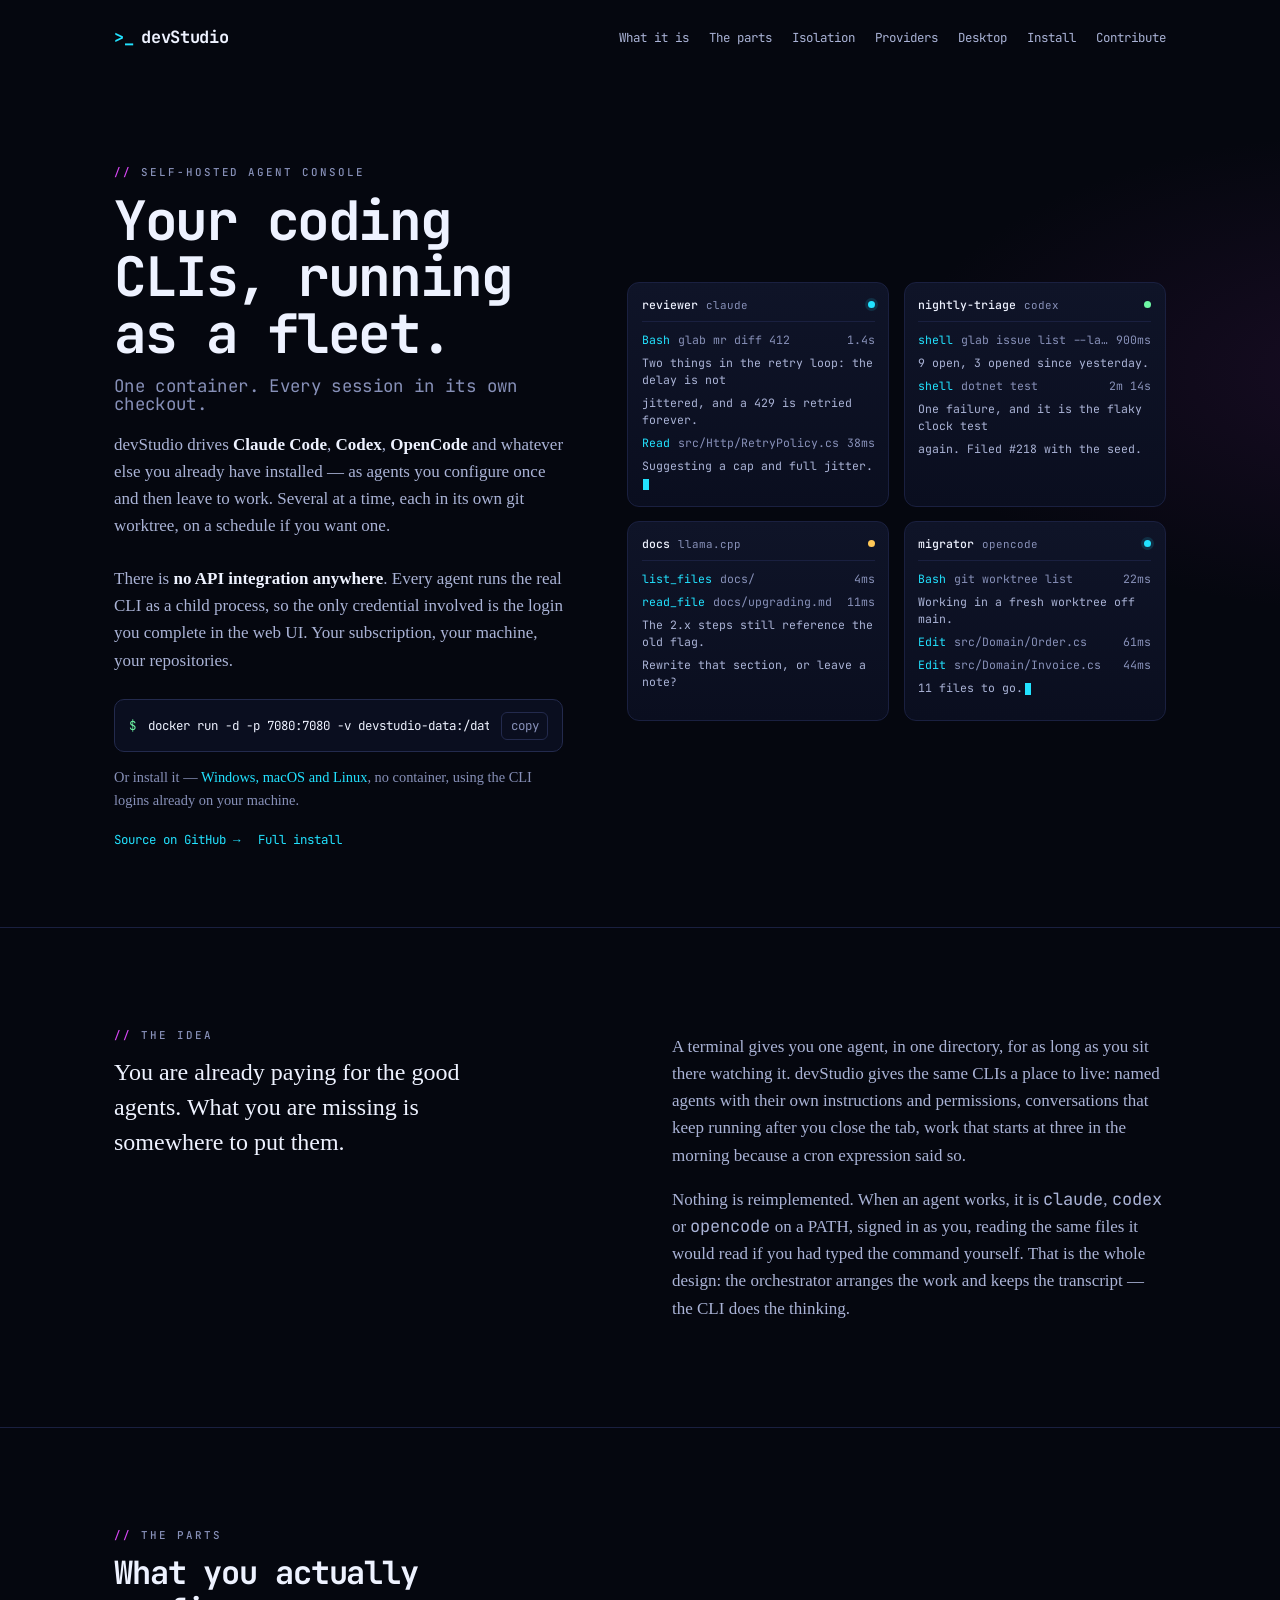
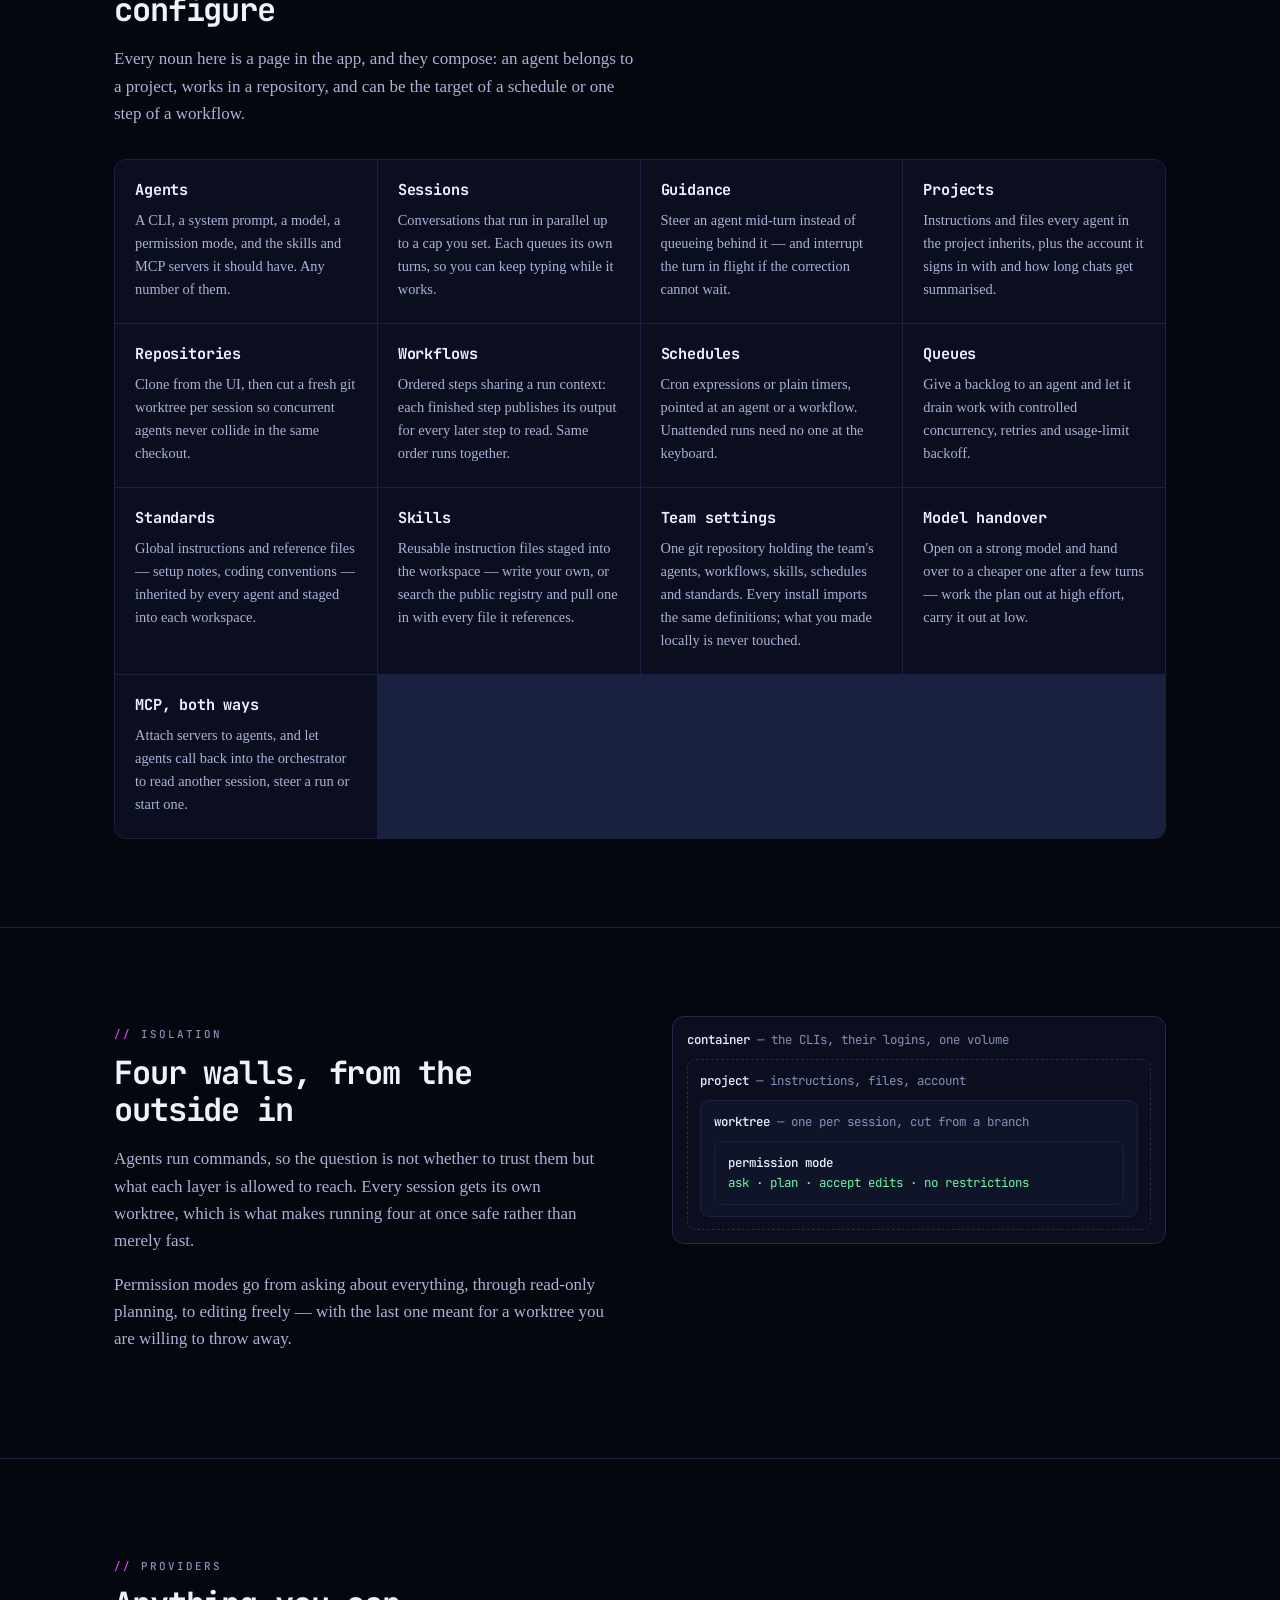
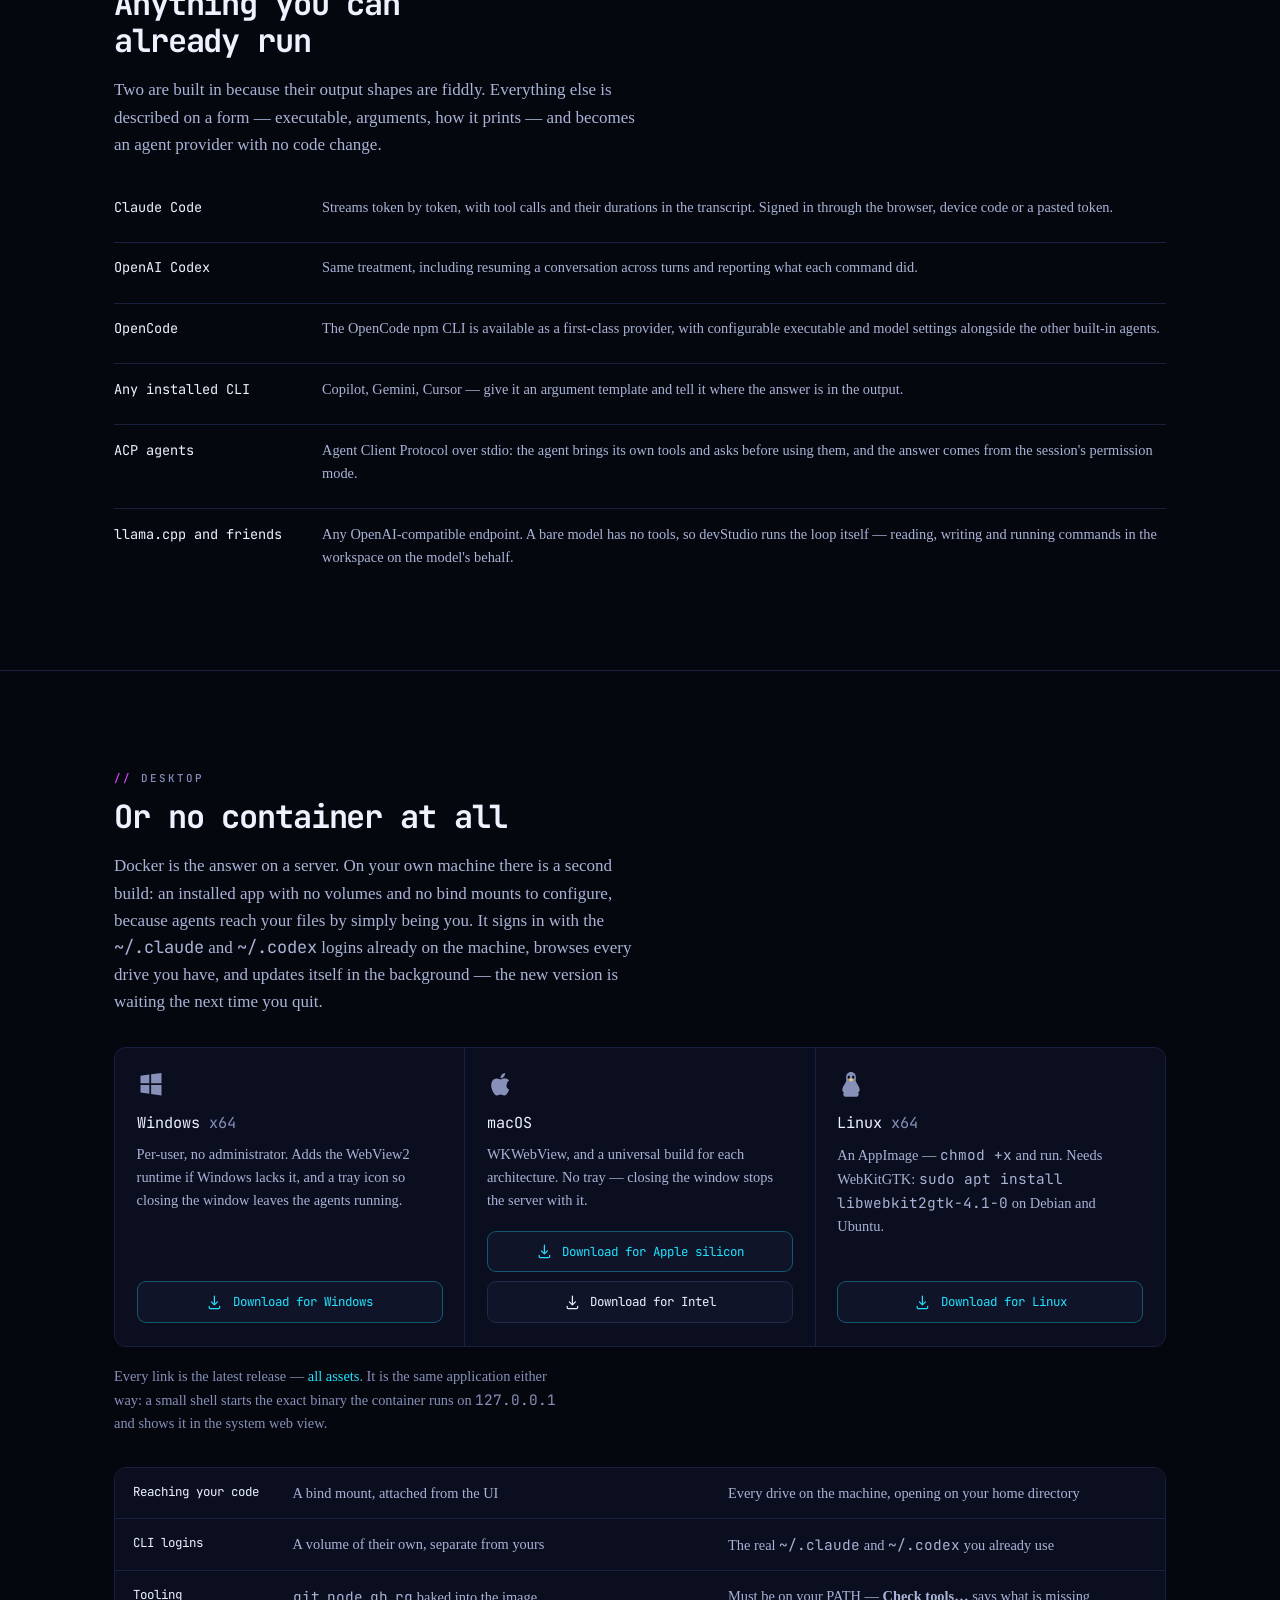
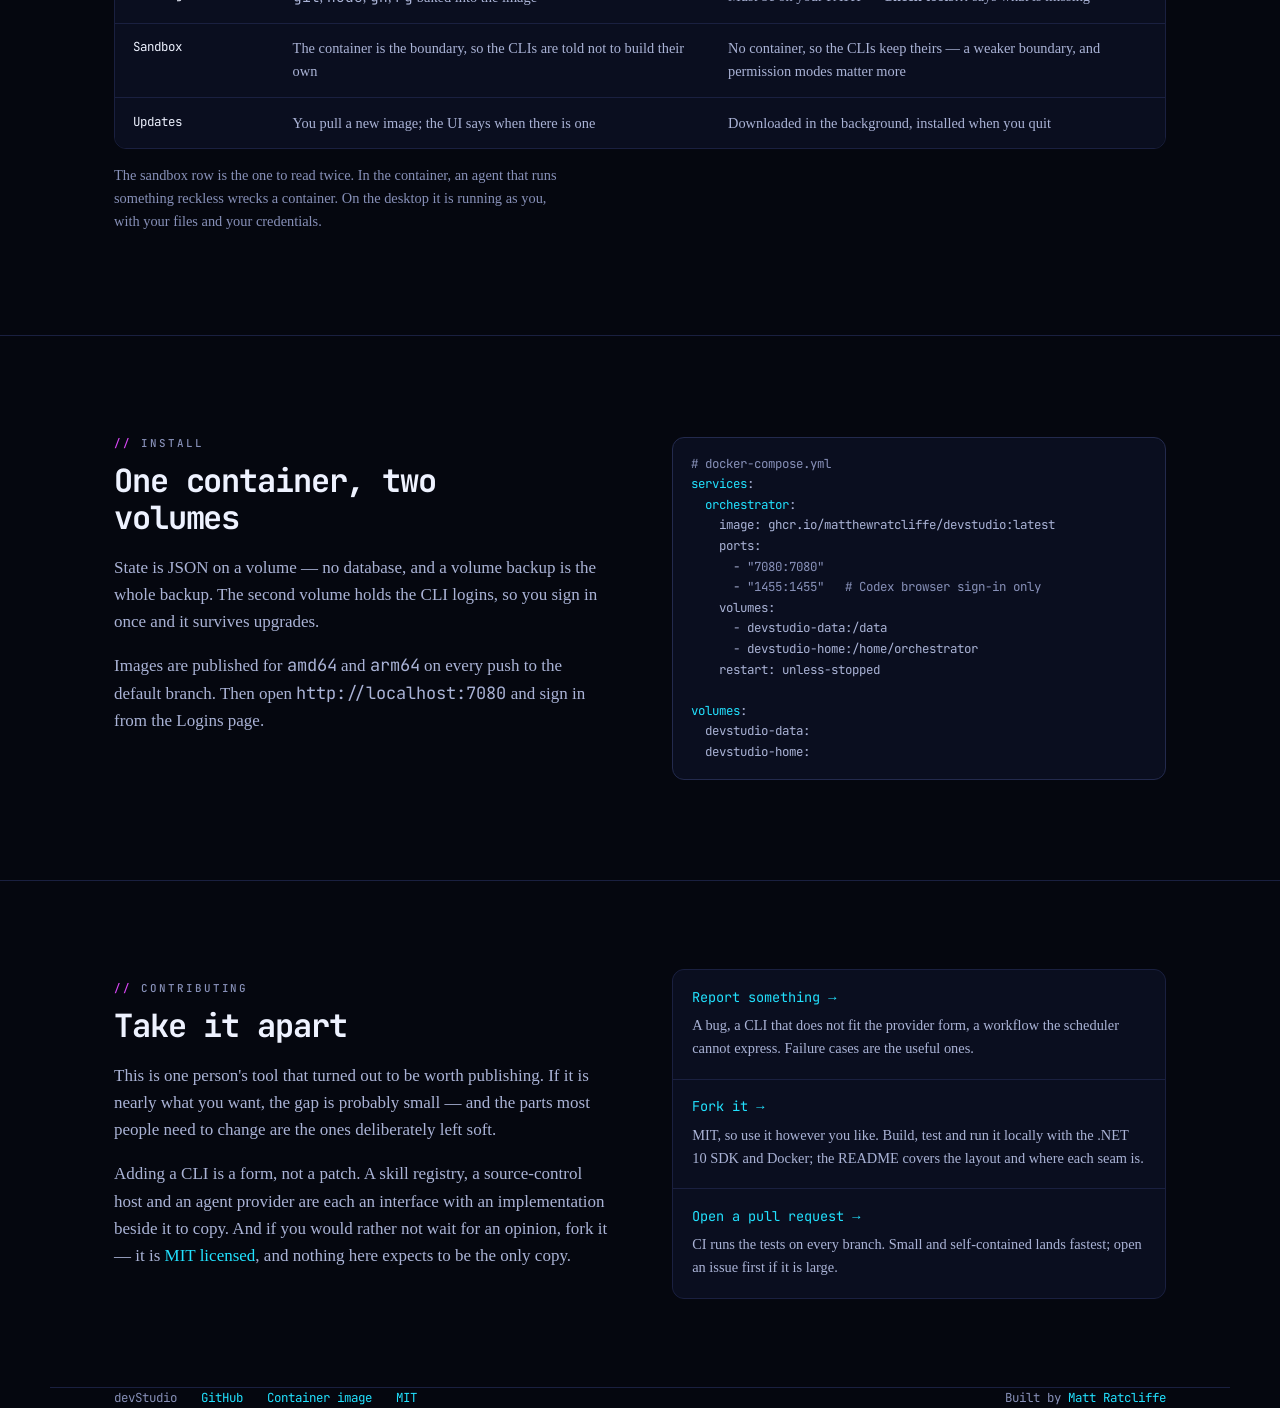
<file: docs/index.html>
<!doctype html>
<html lang="en">
<head>
<meta charset="utf-8">
<meta name="viewport" content="width=device-width, initial-scale=1">
<title>devStudio — run your coding CLIs as a fleet</title>
<meta name="description" content="A self-hosted console that runs Claude Code, OpenAI Codex, OpenCode and any other coding CLI as agents: concurrent sessions, per-session git worktrees, schedules, workflows and queues. Run it as a container or install it on Windows, macOS and Linux.">
<meta name="theme-color" content="#05070f">
<link rel="icon" href="favicon.png">
<link rel="stylesheet" href="styles.css">
<link rel="canonical" href="https://matthewratcliffe.github.io/devstudio/">
<link rel="sitemap" type="application/xml" href="sitemap.xml">

<meta property="og:title" content="devStudio — run your coding CLIs as a fleet">
<meta property="og:description" content="A self-hosted console for Claude Code, OpenAI Codex, OpenCode and any CLI you already use. Concurrent sessions, git worktrees, schedules, workflows and queues. Container or desktop app.">
<meta property="og:type" content="website">
</head>
<body>

<div class="wrap">
    <header class="masthead">
        <span class="brand"><span class="mark">&gt;_</span> devStudio</span>
        <nav>
            <a href="#what">What it is</a>
            <a href="#inventory">The parts</a>
            <a href="#isolation">Isolation</a>
            <a href="#providers">Providers</a>
            <a href="#desktop">Desktop</a>
            <a href="#install">Install</a>
            <a href="#contribute">Contribute</a>
        </nav>
    </header>

    <div class="hero">
        <div>
            <p class="tag">Self-hosted agent console</p>
            <h1>
                Your coding CLIs, running as a fleet.
                <span class="rule">One container. Every session in its own checkout.</span>
            </h1>
            <p class="lede">
                devStudio drives <strong>Claude Code</strong>, <strong>Codex</strong>, <strong>OpenCode</strong> and whatever else you
                already have installed — as agents you configure once and then leave to work. Several at a
                time, each in its own git worktree, on a schedule if you want one.
            </p>
            <p class="lede">
                There is <strong>no API integration anywhere</strong>. Every agent runs the real CLI as a child
                process, so the only credential involved is the login you complete in the web UI. Your
                subscription, your machine, your repositories.
            </p>

            <div class="command">
                <span class="prompt">$</span>
                <code>docker run -d -p 7080:7080 -v devstudio-data:/data -v devstudio-home:/home/orchestrator ghcr.io/matthewratcliffe/devstudio:latest</code>
                <button type="button" data-copy="docker run -d -p 7080:7080 -v devstudio-data:/data -v devstudio-home:/home/orchestrator ghcr.io/matthewratcliffe/devstudio:latest">copy</button>
            </div>

            <p class="hero-alt">
                Or install it — <a href="#desktop">Windows, macOS and Linux</a>, no container, using the
                CLI logins already on your machine.
            </p>

            <div class="hero-links">
                <a href="https://github.com/matthewratcliffe/devstudio">Source on GitHub →</a>
                <a href="#install">Full install</a>
            </div>
        </div>

        <div class="wall" aria-label="Four agent sessions running at once"></div>
    </div>
</div>

<section id="what">
    <div class="wrap split">
        <div>
            <p class="tag">The idea</p>
            <p class="claim">
                You are already paying for the good agents. What you are missing is somewhere to put them.
            </p>
        </div>
        <div>
            <p>
                A terminal gives you one agent, in one directory, for as long as you sit there watching it.
                devStudio gives the same CLIs a place to live: named agents with their own instructions and
                permissions, conversations that keep running after you close the tab, work that starts at
                three in the morning because a cron expression said so.
            </p>
            <p>
                Nothing is reimplemented. When an agent works, it is <code>claude</code>, <code>codex</code> or <code>opencode</code>
                on a PATH, signed in as you, reading the same files it would read if you had typed the command
                yourself. That is the whole design: the orchestrator arranges the work and keeps the
                transcript — the CLI does the thinking.
            </p>
        </div>
    </div>
</section>

<section id="inventory">
    <div class="wrap">
        <p class="tag">The parts</p>
        <h2>What you actually configure</h2>
        <p>
            Every noun here is a page in the app, and they compose: an agent belongs to a project, works in a
            repository, and can be the target of a schedule or one step of a workflow.
        </p>

        <div class="inventory">
            <div class="item">
                <h3>Agents</h3>
                <p>A CLI, a system prompt, a model, a permission mode, and the skills and MCP servers it should have. Any number of them.</p>
            </div>
            <div class="item">
                <h3>Sessions</h3>
                <p>Conversations that run in parallel up to a cap you set. Each queues its own turns, so you can keep typing while it works.</p>
            </div>
            <div class="item">
                <h3>Guidance</h3>
                <p>Steer an agent mid-turn instead of queueing behind it — and interrupt the turn in flight if the correction cannot wait.</p>
            </div>
            <div class="item">
                <h3>Projects</h3>
                <p>Instructions and files every agent in the project inherits, plus the account it signs in with and how long chats get summarised.</p>
            </div>
            <div class="item">
                <h3>Repositories</h3>
                <p>Clone from the UI, then cut a fresh git worktree per session so concurrent agents never collide in the same checkout.</p>
            </div>
            <div class="item">
                <h3>Workflows</h3>
                <p>Ordered steps sharing a run context: each finished step publishes its output for every later step to read. Same order runs together.</p>
            </div>
            <div class="item">
                <h3>Schedules</h3>
                <p>Cron expressions or plain timers, pointed at an agent or a workflow. Unattended runs need no one at the keyboard.</p>
            </div>
            <div class="item">
                <h3>Queues</h3>
                <p>Give a backlog to an agent and let it drain work with controlled concurrency, retries and usage-limit backoff.</p>
            </div>
            <div class="item">
                <h3>Standards</h3>
                <p>Global instructions and reference files — setup notes, coding conventions — inherited by every agent and staged into each workspace.</p>
            </div>
            <div class="item">
                <h3>Skills</h3>
                <p>Reusable instruction files staged into the workspace — write your own, or search the public registry and pull one in with every file it references.</p>
            </div>
            <div class="item">
                <h3>Team settings</h3>
                <p>One git repository holding the team's agents, workflows, skills, schedules and standards. Every install imports the same definitions; what you made locally is never touched.</p>
            </div>
            <div class="item">
                <h3>Model handover</h3>
                <p>Open on a strong model and hand over to a cheaper one after a few turns — work the plan out at high effort, carry it out at low.</p>
            </div>
            <div class="item">
                <h3>MCP, both ways</h3>
                <p>Attach servers to agents, and let agents call back into the orchestrator to read another session, steer a run or start one.</p>
            </div>
        </div>
    </div>
</section>

<section id="isolation">
    <div class="wrap split">
        <div>
            <p class="tag">Isolation</p>
            <h2>Four walls, from the outside in</h2>
            <p>
                Agents run commands, so the question is not whether to trust them but what each layer is
                allowed to reach. Every session gets its own worktree, which is what makes running four at
                once safe rather than merely fast.
            </p>
            <p>
                Permission modes go from asking about everything, through read-only planning, to editing
                freely — with the last one meant for a worktree you are willing to throw away.
            </p>
        </div>

        <div class="nest" aria-label="Nested isolation: container, then project, then worktree, then permission mode">
            <div class="label"><b>container</b> — the CLIs, their logins, one volume</div>
            <div class="layer">
                <div class="label"><b>project</b> — instructions, files, account</div>
                <div class="layer inner">
                    <div class="label"><b>worktree</b> — one per session, cut from a branch</div>
                    <div class="layer inner">
                        <div class="label"><b>permission mode</b></div>
                        <div class="leaf">ask · plan · accept edits · no restrictions</div>
                    </div>
                </div>
            </div>
        </div>
    </div>
</section>

<section id="providers">
    <div class="wrap">
        <p class="tag">Providers</p>
        <h2>Anything you can already run</h2>
        <p>
            Two are built in because their output shapes are fiddly. Everything else is described on a form —
            executable, arguments, how it prints — and becomes an agent provider with no code change.
        </p>

        <div class="providers">
            <div class="provider">
                <div class="who">Claude Code</div>
                <div class="what">Streams token by token, with tool calls and their durations in the transcript. Signed in through the browser, device code or a pasted token.</div>
            </div>
            <div class="provider">
                <div class="who">OpenAI Codex</div>
                <div class="what">Same treatment, including resuming a conversation across turns and reporting what each command did.</div>
            </div>
            <div class="provider">
                <div class="who">OpenCode</div>
                <div class="what">The OpenCode npm CLI is available as a first-class provider, with configurable executable and model settings alongside the other built-in agents.</div>
            </div>
            <div class="provider">
                <div class="who">Any installed CLI</div>
                <div class="what">Copilot, Gemini, Cursor — give it an argument template and tell it where the answer is in the output.</div>
            </div>
            <div class="provider">
                <div class="who">ACP agents</div>
                <div class="what">Agent Client Protocol over stdio: the agent brings its own tools and asks before using them, and the answer comes from the session's permission mode.</div>
            </div>
            <div class="provider">
                <div class="who">llama.cpp and friends</div>
                <div class="what">Any OpenAI-compatible endpoint. A bare model has no tools, so devStudio runs the loop itself — reading, writing and running commands in the workspace on the model's behalf.</div>
            </div>
        </div>
    </div>
</section>

<section id="desktop">
    <div class="wrap">
        <p class="tag">Desktop</p>
        <h2>Or no container at all</h2>
        <p>
            Docker is the answer on a server. On your own machine there is a second build: an installed
            app with no volumes and no bind mounts to configure, because agents reach your files by
            simply being you. It signs in with the <code>~/.claude</code> and <code>~/.codex</code>
            logins already on the machine, browses every drive you have, and updates itself in the
            background — the new version is waiting the next time you quit.
        </p>

        <div class="downloads">
            <div class="dl">
                <svg class="glyph" viewBox="0 0 24 24" aria-hidden="true" focusable="false"><path d="M3 4.9l7.6-1v7.5H3zM12.1 3.7L21 2.5v8.9h-8.9zM3 12.9h7.6v7.4l-7.6-1zM12.1 12.9H21v8.9l-8.9-1.2z"/></svg>
                <span class="os">Windows <em>x64</em></span>
                <span class="note">Per-user, no administrator. Adds the WebView2 runtime if Windows lacks it, and a tray icon so closing the window leaves the agents running.</span>
                <div class="dl-actions">
                    <a class="dl-btn" href="https://github.com/matthewratcliffe/devstudio/releases/latest/download/devStudio-win-x64-Setup.exe" title="devStudio-win-x64-Setup.exe"><svg viewBox="0 0 24 24" aria-hidden="true" focusable="false"><path d="M12 3v10.2M12 15.5l-4.3-4.3M12 15.5l4.3-4.3"/><path d="M4.5 17.5v1.8c0 .9.7 1.7 1.7 1.7h11.6c1 0 1.7-.8 1.7-1.7v-1.8"/></svg><span>Download for Windows</span></a>
                </div>
            </div>

            <div class="dl">
                <svg class="glyph" viewBox="0 0 24 24" aria-hidden="true" focusable="false"><path d="M16.9 12.7c0-2.4 2-3.5 2.1-3.6-1.1-1.7-2.9-1.9-3.6-1.9-1.5-.2-3 .9-3.8.9-.8 0-2-.9-3.2-.8-1.7 0-3.2.9-4 2.4-1.7 3-.4 7.4 1.2 9.8.8 1.2 1.7 2.5 3 2.4 1.2 0 1.6-.8 3.1-.8 1.4 0 1.8.8 3.1.7 1.3 0 2.1-1.2 2.9-2.4.9-1.3 1.3-2.6 1.3-2.7-.1 0-2.4-.9-2.4-3.6z"/><path d="M14.5 5.6c.7-.8 1.1-2 1-3.1-1 0-2.2.7-2.9 1.5-.6.7-1.2 1.9-1 3 1.1.1 2.2-.6 2.9-1.4z"/></svg>
                <span class="os">macOS</span>
                <span class="note">WKWebView, and a universal build for each architecture. No tray — closing the window stops the server with it.</span>
                <div class="dl-actions">
                    <a class="dl-btn" href="https://github.com/matthewratcliffe/devstudio/releases/latest/download/devStudio-osx-arm64-Setup.pkg" title="devStudio-osx-arm64-Setup.pkg"><svg viewBox="0 0 24 24" aria-hidden="true" focusable="false"><path d="M12 3v10.2M12 15.5l-4.3-4.3M12 15.5l4.3-4.3"/><path d="M4.5 17.5v1.8c0 .9.7 1.7 1.7 1.7h11.6c1 0 1.7-.8 1.7-1.7v-1.8"/></svg><span>Download for Apple silicon</span></a>
                    <a class="dl-btn" href="https://github.com/matthewratcliffe/devstudio/releases/latest/download/devStudio-osx-x64-Setup.pkg" title="devStudio-osx-x64-Setup.pkg"><svg viewBox="0 0 24 24" aria-hidden="true" focusable="false"><path d="M12 3v10.2M12 15.5l-4.3-4.3M12 15.5l4.3-4.3"/><path d="M4.5 17.5v1.8c0 .9.7 1.7 1.7 1.7h11.6c1 0 1.7-.8 1.7-1.7v-1.8"/></svg><span>Download for Intel</span></a>
                </div>
            </div>

            <div class="dl">
                <svg class="glyph" viewBox="0 0 24 24" aria-hidden="true" focusable="false"><path d="M12 1.8c-2.6 0-4.2 2-4.2 4.5 0 1.4.2 2.1.2 2.8 0 1-.7 1.7-1.5 3.1-1.2 1.8-1.9 3.3-1.9 4.8 0 1.1.4 1.8 1.2 2.2-.2.5-.4 1-.4 1.5 0 1.4 1.1 2.3 2.8 2.3h7.6c1.7 0 2.8-.9 2.8-2.3 0-.5-.2-1-.4-1.5.8-.4 1.2-1.1 1.2-2.2 0-1.5-.7-3-1.9-4.8-.8-1.4-1.5-2.1-1.5-3.1 0-.7.2-1.4.2-2.8 0-2.5-1.6-4.5-4.2-4.5z"/><ellipse class="hole" cx="10.1" cy="6.1" rx="1.05" ry="1.45"/><ellipse class="hole" cx="13.9" cy="6.1" rx="1.05" ry="1.45"/><path class="beak" d="M12 6.9l1.9 1.6-1.9 1.3-1.9-1.3z"/></svg>
                <span class="os">Linux <em>x64</em></span>
                <span class="note">An AppImage — <code>chmod +x</code> and run. Needs WebKitGTK: <code>sudo apt install libwebkit2gtk-4.1-0</code> on Debian and Ubuntu.</span>
                <div class="dl-actions">
                    <a class="dl-btn" href="https://github.com/matthewratcliffe/devstudio/releases/latest/download/devStudio-linux-x64.AppImage" title="devStudio-linux-x64.AppImage"><svg viewBox="0 0 24 24" aria-hidden="true" focusable="false"><path d="M12 3v10.2M12 15.5l-4.3-4.3M12 15.5l4.3-4.3"/><path d="M4.5 17.5v1.8c0 .9.7 1.7 1.7 1.7h11.6c1 0 1.7-.8 1.7-1.7v-1.8"/></svg><span>Download for Linux</span></a>
                </div>
            </div>
        </div>

        <p class="small-note">
            Every link is the latest release — <a href="https://github.com/matthewratcliffe/devstudio/releases/latest">all assets</a>.
            It is the same application either way: a small shell starts the exact binary the container
            runs on <code>127.0.0.1</code> and shows it in the system web view.
        </p>

        <div class="trade">
            <div class="row"><span>Reaching your code</span><span>A bind mount, attached from the UI</span><span>Every drive on the machine, opening on your home directory</span></div>
            <div class="row"><span>CLI logins</span><span>A volume of their own, separate from yours</span><span>The real <code>~/.claude</code> and <code>~/.codex</code> you already use</span></div>
            <div class="row"><span>Tooling</span><span><code>git</code>, <code>node</code>, <code>gh</code>, <code>rg</code> baked into the image</span><span>Must be on your PATH — <b>Check tools…</b> says what is missing</span></div>
            <div class="row"><span>Sandbox</span><span>The container is the boundary, so the CLIs are told not to build their own</span><span>No container, so the CLIs keep theirs — a weaker boundary, and permission modes matter more</span></div>
            <div class="row"><span>Updates</span><span>You pull a new image; the UI says when there is one</span><span>Downloaded in the background, installed when you quit</span></div>
        </div>

        <p class="small-note">
            The sandbox row is the one to read twice. In the container, an agent that runs something
            reckless wrecks a container. On the desktop it is running as you, with your files and your
            credentials.
        </p>
    </div>
</section>

<section id="install">
    <div class="wrap split">
        <div>
            <p class="tag">Install</p>
            <h2>One container, two volumes</h2>
            <p>
                State is JSON on a volume — no database, and a volume backup is the whole backup. The second
                volume holds the CLI logins, so you sign in once and it survives upgrades.
            </p>
            <p>
                Images are published for <code>amd64</code> and <code>arm64</code> on every push to the
                default branch. Then open <code>http://localhost:7080</code> and sign in from the Logins page.
            </p>
        </div>

        <div>
<pre><span class="c"># docker-compose.yml</span>
<span class="k">services</span>:
  <span class="k">orchestrator</span>:
    image: ghcr.io/matthewratcliffe/devstudio:latest
    ports:
      - <span class="c">"7080:7080"</span>
      - <span class="c">"1455:1455"</span>   <span class="c"># Codex browser sign-in only</span>
    volumes:
      - devstudio-data:/data
      - devstudio-home:/home/orchestrator
    restart: unless-stopped

<span class="k">volumes</span>:
  devstudio-data:
  devstudio-home:</pre>
        </div>
    </div>
</section>

<section id="contribute">
    <div class="wrap split">
        <div>
            <p class="tag">Contributing</p>
            <h2>Take it apart</h2>
            <p>
                This is one person's tool that turned out to be worth publishing. If it is nearly what
                you want, the gap is probably small — and the parts most people need to change are the
                ones deliberately left soft.
            </p>
            <p>
                Adding a CLI is a form, not a patch. A skill registry, a source-control host and an agent
                provider are each an interface with an implementation beside it to copy. And if you would
                rather not wait for an opinion, fork it — it is
                <a href="https://github.com/matthewratcliffe/devstudio/blob/main/LICENSE">MIT licensed</a>,
                and nothing here expects to be the only copy.
            </p>
        </div>

        <div>
            <div class="ways">
                <a class="way" href="https://github.com/matthewratcliffe/devstudio/issues/new">
                    <span class="what">Report something</span>
                    <span class="why">A bug, a CLI that does not fit the provider form, a workflow the scheduler cannot express. Failure cases are the useful ones.</span>
                </a>
                <a class="way" href="https://github.com/matthewratcliffe/devstudio/fork">
                    <span class="what">Fork it</span>
                    <span class="why">MIT, so use it however you like. Build, test and run it locally with the .NET 10 SDK and Docker; the README covers the layout and where each seam is.</span>
                </a>
                <a class="way" href="https://github.com/matthewratcliffe/devstudio/pulls">
                    <span class="what">Open a pull request</span>
                    <span class="why">CI runs the tests on every branch. Small and self-contained lands fastest; open an issue first if it is large.</span>
                </a>
            </div>
        </div>
    </div>
</section>

<footer class="wrap">
    <span>devStudio</span>
    <a href="https://github.com/matthewratcliffe/devstudio">GitHub</a>
    <a href="https://github.com/matthewratcliffe/devstudio/pkgs/container/devstudio">Container image</a>
    <a href="https://github.com/matthewratcliffe/devstudio/blob/main/LICENSE">MIT</a>
    <span class="spacer">Built by <a href="https://www.matthewratcliffe.com.au">Matt Ratcliffe</a></span>
</footer>

<script src="wall.js"></script>
</body>
</html>
</file>
<file: docs/styles.css>
/* ==========================================================================
   devStudio — project site.

   The palette, the type and the status colours are the application's own, so
   the site and the thing it describes read as one product. Two faces: the
   product's monospace carries every label, number and command, and a serif
   carries the prose — a console described in a technical journal, rather than
   a page of terminal green.
   ========================================================================== */

@font-face {
    font-family: 'JetBrains Mono';
    font-style: normal;
    font-weight: 400;
    font-display: swap;
    src: url('fonts/jetbrains-mono-400.woff2') format('woff2');
}

@font-face {
    font-family: 'JetBrains Mono';
    font-style: normal;
    font-weight: 500;
    font-display: swap;
    src: url('fonts/jetbrains-mono-500.woff2') format('woff2');
}

@font-face {
    font-family: 'JetBrains Mono';
    font-style: normal;
    font-weight: 700;
    font-display: swap;
    src: url('fonts/jetbrains-mono-700.woff2') format('woff2');
}

:root {
    --bg-0: #05070f;
    --bg-1: #0a0e1f;
    --bg-2: #0f1428;
    --border: #232a4d;
    --border-soft: #1a2040;

    /* Status colours, used only where they mean their status. */
    --cyan: #22e2ff;
    --magenta: #d946f5;
    --lime: #6ef7a5;
    --amber: #ffc857;
    --red: #ff5f76;

    --text-0: #eef2ff;
    --text-1: #aab3d6;
    --text-2: #8790b8;

    --mono: 'JetBrains Mono', 'Cascadia Code', ui-monospace, monospace;
    --serif: 'Iowan Old Style', 'Palatino Linotype', Palatino, Charter, Georgia, serif;

    /* Two faces, six sizes. Everything below body size picks one of these rather
       than a number of its own — a page of 0.88s, 0.9s and 0.92s reads as several
       typefaces even when it is only ever these two. */
    --t-micro: 0.68rem;   /* eyebrow labels, tracked and uppercase */
    --t-data:  0.72rem;   /* dense mono data — the session panes */
    --t-ui:    0.78rem;   /* mono chrome: nav, buttons, commands, code blocks */
    --t-label: 0.85rem;   /* mono row labels beside prose */
    --t-small: 0.9rem;    /* small serif prose inside panels */
    --t-card:  0.95rem;   /* mono card titles */

    --gutter: clamp(1.25rem, 5vw, 4.5rem);
    --measure: 62ch;
}

* { box-sizing: border-box; }

html { scroll-behavior: smooth; }

body {
    margin: 0;
    background:
        radial-gradient(60rem 30rem at 12% -12%, #16224a55, transparent 60%),
        radial-gradient(50rem 25rem at 108% 6%, #4a1a5a44, transparent 60%),
        var(--bg-0);
    color: var(--text-0);
    font-family: var(--serif);
    font-size: 17px;
    line-height: 1.6;
    -webkit-font-smoothing: antialiased;
}

a { color: var(--cyan); text-decoration: none; }
a:hover { color: var(--magenta); }

:focus-visible {
    outline: 2px solid var(--cyan);
    outline-offset: 3px;
}

code, kbd, .mono { font-family: var(--mono); }

.wrap {
    max-width: 1180px;
    margin: 0 auto;
    padding: 0 var(--gutter);
}

/* -- the eyebrow label, which is how the app labels its own panels ---------- */

.tag {
    font-family: var(--mono);
    font-size: var(--t-micro);
    font-weight: 500;
    letter-spacing: 0.18em;
    text-transform: uppercase;
    color: var(--text-2);
}

.tag::before { content: '// '; color: var(--magenta); }

/* -- masthead -------------------------------------------------------------- */

.masthead {
    display: flex;
    align-items: center;
    gap: 1rem;
    padding: 1.5rem 0 0;
}

.brand {
    display: flex;
    align-items: baseline;
    gap: 0.5rem;
    font-family: var(--mono);
    font-weight: 700;
    letter-spacing: -0.02em;
    color: var(--text-0);
}

.brand .mark { color: var(--cyan); }

.masthead nav {
    margin-left: auto;
    display: flex;
    gap: 1.25rem;
    font-family: var(--mono);
    font-size: var(--t-ui);
}

.masthead nav a { color: var(--text-1); }
.masthead nav a:hover { color: var(--cyan); }

/* -- hero ------------------------------------------------------------------ */

.hero {
    display: grid;
    grid-template-columns: minmax(0, 5fr) minmax(0, 6fr);
    gap: clamp(2rem, 5vw, 4.5rem);
    align-items: center;
    padding: clamp(3rem, 8vw, 6.5rem) 0 clamp(2.5rem, 6vw, 5rem);
}

h1 {
    font-family: var(--mono);
    font-weight: 700;
    font-size: clamp(2.1rem, 5.2vw, 3.4rem);
    line-height: 1.04;
    letter-spacing: -0.045em;
    margin: 0.6rem 0 1.1rem;
}

h1 .rule {
    display: block;
    color: var(--text-2);
    font-weight: 400;
    font-size: 0.32em;
    letter-spacing: 0.02em;
    margin-top: 0.9rem;
}

.lede {
    color: var(--text-1);
    max-width: var(--measure);
    margin: 0 0 1.6rem;
}

.lede strong { color: var(--text-0); font-weight: 600; }

/* The command is the call to action: there is nothing to sign up for. */
.command {
    display: flex;
    align-items: center;
    gap: 0.75rem;
    background: var(--bg-1);
    border: 1px solid var(--border);
    border-radius: 10px;
    padding: 0.7rem 0.85rem;
    font-family: var(--mono);
    font-size: var(--t-ui);
}

.command .prompt { color: var(--lime); flex: none; }

/* The command scrolls inside its own line so the copy button stays where it is. */
.command code {
    color: var(--text-0);
    white-space: nowrap;
    overflow-x: auto;
    min-width: 0;
    flex: 1;
    scrollbar-width: none;
}

.command code::-webkit-scrollbar { display: none; }

.command button {
    flex: none;
    border: 1px solid var(--border);
    background: transparent;
    color: var(--text-2);
    font: inherit;
    border-radius: 6px;
    padding: 0.2rem 0.55rem;
    cursor: pointer;
}

.command button:hover { color: var(--cyan); border-color: var(--cyan); }

/* The second way to run it, kept subordinate to the docker line above it. */
.hero-alt {
    margin: 0.9rem 0 0;
    font-size: var(--t-small);
    color: var(--text-2);
    max-width: var(--measure);
}

.hero-links {
    display: flex;
    flex-wrap: wrap;
    gap: 1.1rem;
    margin-top: 1.1rem;
    font-family: var(--mono);
    font-size: var(--t-ui);
}

/* -- the wall: concurrent sessions, which is what this thing is for --------- */

.wall {
    display: grid;
    grid-template-columns: repeat(2, minmax(0, 1fr));
    gap: 0.9rem;
}

.pane {
    background: linear-gradient(180deg, var(--bg-2), var(--bg-1));
    border: 1px solid var(--border-soft);
    border-radius: 12px;
    padding: 0.8rem 0.85rem 0.9rem;
    font-family: var(--mono);
    font-size: var(--t-data);
    line-height: 1.5;
    min-height: 12.5rem;
    display: flex;
    flex-direction: column;
    gap: 0.55rem;
}

.pane-head {
    display: flex;
    align-items: center;
    gap: 0.5rem;
    padding-bottom: 0.5rem;
    border-bottom: 1px solid var(--border-soft);
}

.pane-agent { color: var(--text-0); font-weight: 500; }
.pane-provider { color: var(--text-2); font-size: var(--t-micro); }

.dot {
    width: 7px;
    height: 7px;
    border-radius: 50%;
    margin-left: auto;
    background: var(--text-2);
    flex: none;
}

.pane[data-state="running"] .dot { background: var(--cyan); box-shadow: 0 0 0 3px #22e2ff22; }
.pane[data-state="waiting"] .dot { background: var(--amber); }
.pane[data-state="done"] .dot { background: var(--lime); }
.pane[data-state="failed"] .dot { background: var(--red); }

.pane-body { color: var(--text-1); display: flex; flex-direction: column; gap: 0.35rem; }

.line { opacity: 0; animation: settle 0.32s ease forwards; }

.line.tool {
    display: flex;
    gap: 0.5rem;
    align-items: baseline;
    color: var(--text-2);
}

.line.tool .name { color: var(--cyan); }
.line.tool .arg { flex: 1; overflow: hidden; text-overflow: ellipsis; white-space: nowrap; }
.line.tool .took { color: var(--text-2); font-variant-numeric: tabular-nums; }

.caret {
    display: inline-block;
    width: 0.5em;
    height: 1em;
    margin-left: 0.15em;
    background: var(--cyan);
    vertical-align: text-bottom;
    animation: blink 1.1s steps(1) infinite;
}

@keyframes settle {
    from { opacity: 0; transform: translateY(3px); }
    to { opacity: 1; transform: none; }
}

@keyframes blink {
    50% { opacity: 0; }
}

/* -- sections -------------------------------------------------------------- */

section { padding: clamp(3rem, 7vw, 5.5rem) 0; border-top: 1px solid var(--border-soft); }

h2 {
    font-family: var(--mono);
    font-weight: 700;
    font-size: clamp(1.4rem, 3vw, 2rem);
    letter-spacing: -0.035em;
    line-height: 1.15;
    margin: 0.5rem 0 1rem;
    max-width: 22ch;
}

h3 {
    font-family: var(--mono);
    font-size: var(--t-card);
    font-weight: 700;
    letter-spacing: -0.01em;
    margin: 0 0 0.4rem;
}

p { max-width: var(--measure); color: var(--text-1); }

.claim {
    font-size: clamp(1.15rem, 2.4vw, 1.5rem);
    line-height: 1.45;
    color: var(--text-0);
    max-width: 30ch;
    margin: 0;
}

.split {
    display: grid;
    grid-template-columns: minmax(0, 1fr) minmax(0, 1fr);
    gap: clamp(2rem, 5vw, 4rem);
    align-items: start;
}

/* -- the inventory: the app's own nouns ------------------------------------ */

.inventory {
    display: grid;
    grid-template-columns: repeat(auto-fit, minmax(15.5rem, 1fr));
    gap: 1px;
    background: var(--border-soft);
    border: 1px solid var(--border-soft);
    border-radius: 12px;
    overflow: hidden;
    margin-top: 2rem;
}

.item { background: var(--bg-1); padding: 1.15rem 1.25rem 1.35rem; }
.item p { font-size: var(--t-small); margin: 0; }

/* -- isolation diagram ----------------------------------------------------- */

.nest {
    font-family: var(--mono);
    font-size: var(--t-ui);
    border: 1px solid var(--border);
    border-radius: 12px;
    padding: 0.85rem;
    background: var(--bg-1);
}

.nest .layer {
    border: 1px dashed var(--border);
    border-radius: 9px;
    padding: 0.7rem 0.8rem;
    margin-top: 0.55rem;
}

.nest .layer:first-of-type { margin-top: 0.5rem; }
.nest .label { color: var(--text-2); }
.nest .label b { color: var(--text-0); font-weight: 500; }
.nest .inner { border-style: solid; border-color: var(--border-soft); background: var(--bg-2); }
.nest .leaf { color: var(--lime); }

/* -- providers ------------------------------------------------------------- */

.providers { display: grid; gap: 0.6rem; margin-top: 1.5rem; }

.provider {
    display: grid;
    grid-template-columns: 12rem minmax(0, 1fr);
    gap: 1rem;
    align-items: baseline;
    padding: 0.85rem 0;
    border-top: 1px solid var(--border-soft);
}

.provider:first-child { border-top: 0; }
.provider .who { font-family: var(--mono); font-size: var(--t-label); color: var(--text-0); }
.provider .what { color: var(--text-1); font-size: var(--t-small); }

/* -- desktop --------------------------------------------------------------- */

/* A download is a decision, not a link in a paragraph: each one states the
   platform, the file that will land, and the one caveat worth knowing first. */
/* Three platforms. The tile is a panel, not a link — the buttons inside it are
   the only things that do anything, so nothing looks clickable that is not. */
.downloads {
    display: grid;
    grid-template-columns: repeat(3, minmax(0, 1fr));
    gap: 1px;
    background: var(--border-soft);
    border: 1px solid var(--border-soft);
    border-radius: 12px;
    overflow: hidden;
    margin: 2rem 0 1.1rem;
}

@media (max-width: 54rem) { .downloads { grid-template-columns: 1fr; } }

.dl {
    display: flex;
    flex-direction: column;
    background: var(--bg-1);
    padding: 1.35rem 1.35rem 1.45rem;
}

/* Monochrome and drawn inline: the page makes no external requests, and a
   platform mark that shares the card's ink stays part of the type. */
.glyph {
    width: 1.75rem;
    height: 1.75rem;
    display: block;
    margin-bottom: 0.8rem;
    fill: var(--text-2);
}

.glyph .hole { fill: var(--bg-1); }
.glyph .beak { fill: var(--amber); }

.dl .os {
    display: block;
    font-family: var(--mono);
    font-size: var(--t-card);
    color: var(--text-0);
}

.dl .os em { font-style: normal; color: var(--text-2); }

.dl .note {
    display: block;
    font-size: var(--t-small);
    color: var(--text-1);
    margin: 0.5rem 0 0;
}

/* Pushed to the bottom so buttons line up across cards whose prose does not. */
.dl-actions {
    margin-top: auto;
    padding-top: 1.15rem;
    display: flex;
    flex-direction: column;
    gap: 0.55rem;
}

.dl-btn {
    display: flex;
    align-items: center;
    justify-content: center;
    gap: 0.6rem;
    padding: 0.62rem 0.9rem;
    border: 1px solid var(--border);
    border-radius: 9px;
    background: var(--bg-2);
    font-family: var(--mono);
    font-size: var(--t-ui);
    color: var(--text-0);
    text-align: center;
    transition: border-color 0.15s ease, color 0.15s ease, background 0.15s ease;
}

.dl-btn svg {
    width: 1.05rem;
    height: 1.05rem;
    flex: none;
    fill: none;
    stroke: currentColor;
    stroke-width: 1.7;
    stroke-linecap: round;
    stroke-linejoin: round;
}

.dl-btn:hover,
.dl-btn:focus-visible {
    color: var(--cyan);
    border-color: var(--cyan);
    background: #22e2ff14;
}

/* The first button on a card is the one most people want. */
.dl-actions .dl-btn:first-child {
    border-color: #22e2ff55;
    color: var(--cyan);
}

.small-note { font-size: var(--t-small); color: var(--text-2); max-width: var(--measure); }

/* Container on the left, desktop on the right — the same comparison the README
   makes, without a table that a phone has to scroll sideways. */
.trade {
    margin-top: 2rem;
    border: 1px solid var(--border-soft);
    border-radius: 12px;
    overflow: hidden;
}

.trade .row {
    display: grid;
    grid-template-columns: 9rem minmax(0, 1fr) minmax(0, 1fr);
    gap: 1rem;
    padding: 0.85rem 1.1rem;
    border-top: 1px solid var(--border-soft);
    background: var(--bg-1);
    font-size: var(--t-small);
    color: var(--text-1);
}

.trade .row:first-child { border-top: 0; }
.trade .row span:first-child { font-family: var(--mono); font-size: var(--t-ui); color: var(--text-0); }

@media (max-width: 46rem) {
    .trade .row { grid-template-columns: 1fr; gap: 0.35rem; }
    .trade .row span:nth-child(2)::before,
    .trade .row span:nth-child(3)::before {
        font-family: var(--mono);
        font-size: var(--t-micro);
        color: var(--text-2);
        display: block;
    }
    .trade .row span:nth-child(2)::before { content: 'container'; }
    .trade .row span:nth-child(3)::before { content: 'desktop'; }
}

/* -- contributing ---------------------------------------------------------- */

.ways {
    display: grid;
    gap: 1px;
    background: var(--border-soft);
    border: 1px solid var(--border-soft);
    border-radius: 12px;
    overflow: hidden;
}

.way {
    display: block;
    background: var(--bg-1);
    padding: 1.05rem 1.2rem 1.15rem;
    color: inherit;
    transition: background 0.15s ease;
}

.way:hover,
.way:focus-visible { background: var(--bg-2); color: inherit; }

.way .what {
    display: block;
    font-family: var(--mono);
    font-size: var(--t-label);
    color: var(--cyan);
}

.way .what::after { content: ' →'; }

.way .why { display: block; font-size: var(--t-small); color: var(--text-1); margin-top: 0.35rem; }

/* -- install --------------------------------------------------------------- */

pre {
    background: var(--bg-1);
    border: 1px solid var(--border);
    border-radius: 12px;
    padding: 1rem 1.1rem;
    overflow-x: auto;
    font-family: var(--mono);
    font-size: var(--t-ui);
    line-height: 1.65;
    color: var(--text-1);
}

pre .c { color: var(--text-2); }
pre .k { color: var(--cyan); }

footer {
    border-top: 1px solid var(--border-soft);
    padding: 2rem 0 3rem;
    font-family: var(--mono);
    font-size: var(--t-ui);
    color: var(--text-2);
    display: flex;
    flex-wrap: wrap;
    gap: 1rem 1.5rem;
    align-items: center;
}

footer .spacer { margin-left: auto; }

/* -- narrow ---------------------------------------------------------------- */

@media (max-width: 900px) {
    .hero { grid-template-columns: minmax(0, 1fr); }
    .split { grid-template-columns: minmax(0, 1fr); }
    .provider { grid-template-columns: minmax(0, 1fr); gap: 0.2rem; }
    .masthead nav { display: none; }
}

@media (max-width: 560px) {
    .wall { grid-template-columns: minmax(0, 1fr); }
    .wall .pane:nth-child(n + 3) { display: none; }
}

@media (prefers-reduced-motion: reduce) {
    html { scroll-behavior: auto; }
    .line { animation: none; opacity: 1; }
    .caret { animation: none; }
}
</file>
